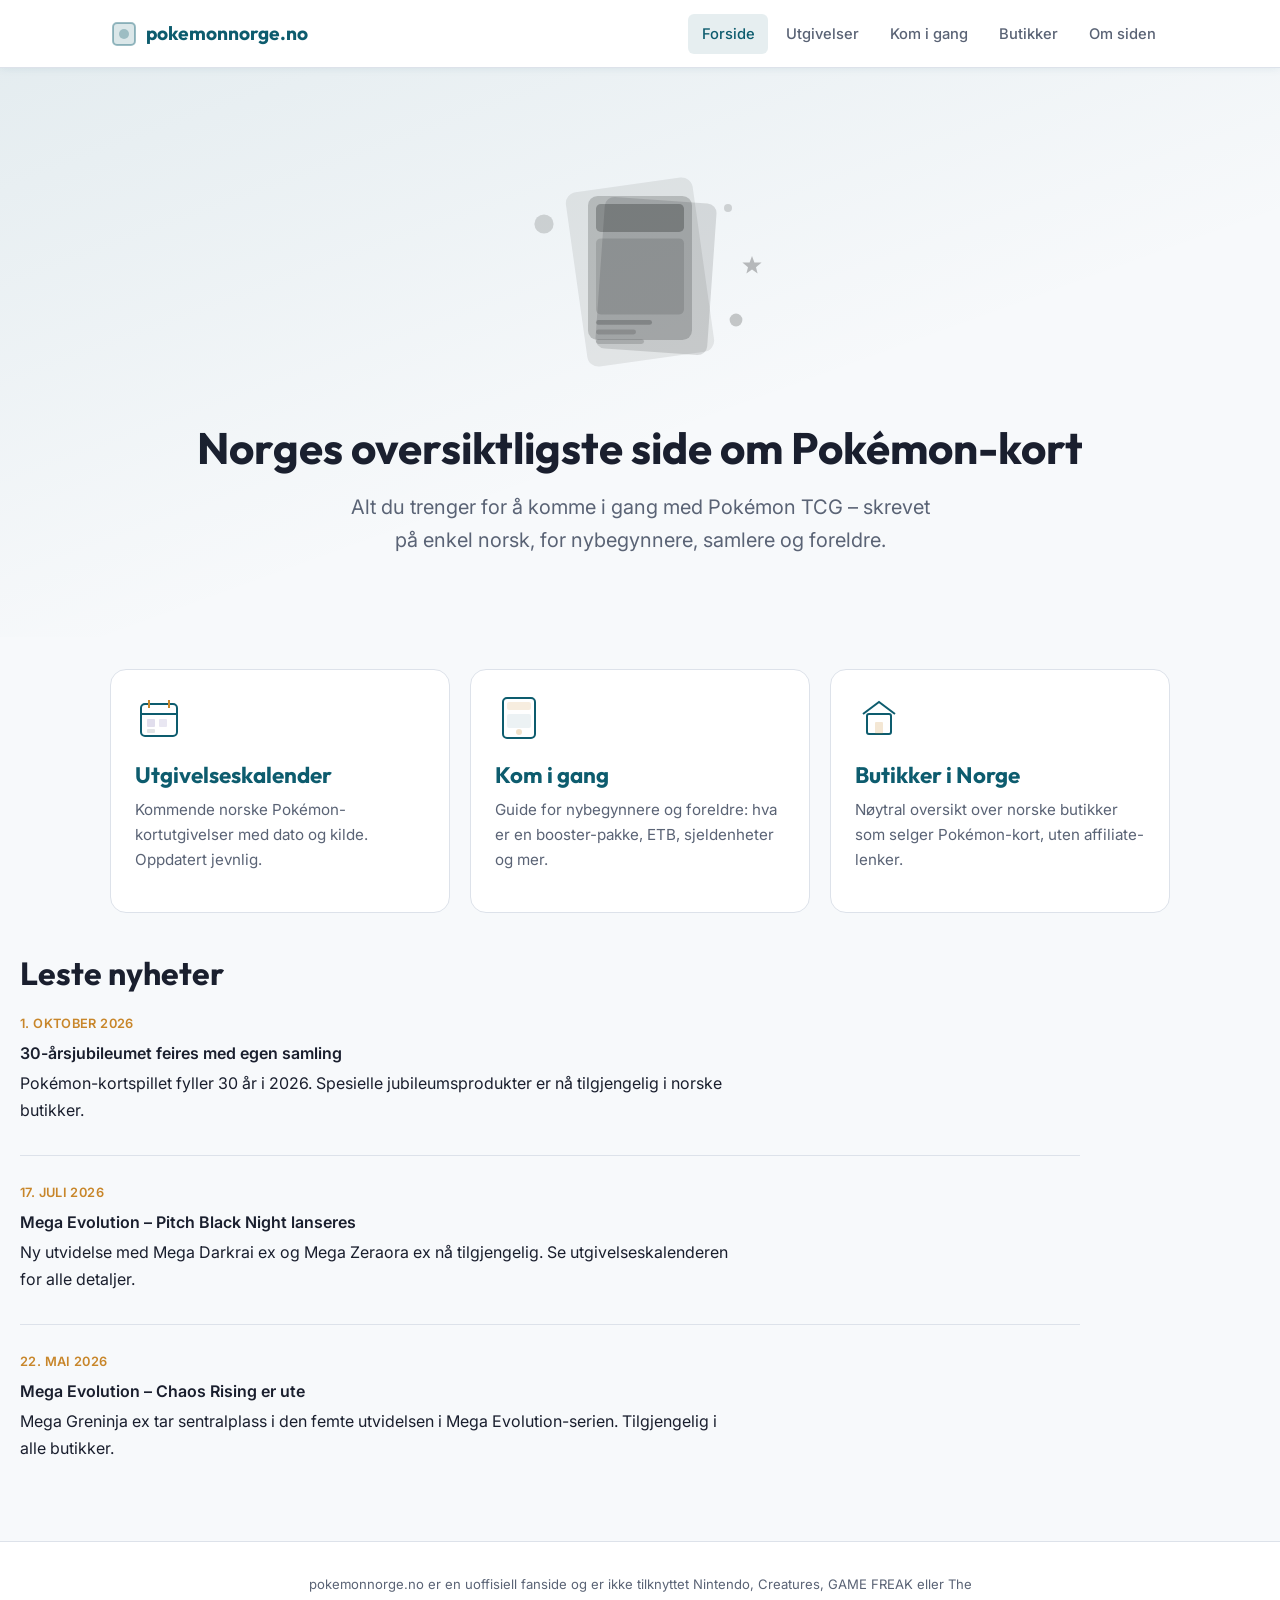
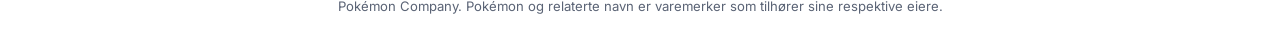
<file: index.html>
<!DOCTYPE html>
<html lang="nb">
<head>
  <meta charset="UTF-8">
  <meta name="viewport" content="width=device-width, initial-scale=1.0">
  <title>Pokémon-kort i Norge – pokemonnorge.no | Norges oversiktligste Pokémon TCG-side</title>
  <meta name="description" content="Norges mest oversiktlige norskspråklige side om Pokémon-kortspillet (TCG). Utgivelseskalender, nybegynnerguide og butikker i Norge – alt på norsk bokmål.">
  <link rel="canonical" href="https://pokemonnorge.no/">

  <!-- Open Graph -->
  <meta property="og:title" content="Pokémon-kort i Norge – pokemonnorge.no">
  <meta property="og:description" content="Norges mest oversiktlige norskspråklige side om Pokémon-kortspillet (TCG). Kalender, guide og butikker.">
  <meta property="og:type" content="website">
  <meta property="og:locale" content="nb_NO">
  <meta property="og:url" content="https://pokemonnorge.no/">
  <meta property="og:site_name" content="pokemonnorge.no">

  <!-- Fonter -->
  <link rel="preconnect" href="https://fonts.googleapis.com">
  <link rel="preconnect" href="https://fonts.gstatic.com" crossorigin>
  <link href="https://fonts.googleapis.com/css2?family=Inter:wght@400;500;600&family=Outfit:wght@500;700&family=JetBrains+Mono:wght@400&display=swap" rel="stylesheet">

  <!-- Styling -->
  <link rel="stylesheet" href="css/style.css">

  <!-- JSON-LD: Organization -->
  <script type="application/ld+json">
  {
    "@context": "https://schema.org",
    "@type": "Organization",
    "name": "pokemonnorge.no",
    "url": "https://pokemonnorge.no",
    "description": "Uoffisiell norsk fanside om Pokémon Trading Card Game.",
    "foundingDate": "2026"
  }
  </script>
</head>
<body>
  <a href="#main" class="skip-link">Hopp til hovedinnhold</a>

  <!-- Header -->
  <header class="site-header">
    <div class="header-inner">
      <a href="index.html" class="site-logo" aria-label="pokemonnorge.no – forside">
        <svg xmlns="http://www.w3.org/2000/svg" viewBox="0 0 28 28" fill="none" aria-hidden="true">
          <rect x="3" y="3" width="22" height="22" rx="4" fill="currentColor" opacity="0.15"/>
          <rect x="3" y="3" width="22" height="22" rx="4" stroke="currentColor" stroke-width="2" fill="none" opacity="0.4"/>
          <circle cx="14" cy="14" r="5" fill="currentColor" opacity="0.3"/>
        </svg>
        pokemonnorge.no
      </a>
      <button class="nav-toggle" aria-label="Åpne meny" aria-expanded="false" aria-controls="site-nav">
        <svg xmlns="http://www.w3.org/2000/svg" viewBox="0 0 24 24" fill="none" stroke="currentColor" stroke-width="2" stroke-linecap="round" aria-hidden="true">
          <line x1="4" y1="6" x2="20" y2="6"/>
          <line x1="4" y1="12" x2="20" y2="12"/>
          <line x1="4" y1="18" x2="20" y2="18"/>
        </svg>
      </button>
      <nav class="site-nav" id="site-nav" aria-label="Hovednavigasjon">
        <a href="index.html" aria-current="page">Forside</a>
        <a href="utgivelseskalender.html">Utgivelser</a>
        <a href="kom-i-gang.html">Kom i gang</a>
        <a href="butikker.html">Butikker</a>
        <a href="om-siden.html">Om siden</a>
      </nav>
    </div>
  </header>

  <!-- Hovedinnhold -->
  <main id="main">
    <!-- Hero -->
    <section class="hero">
      <div class="container">
        <img src="img/svg/hero-abstract.svg" alt="Abstrakte kortformer i blågrønne og gylne toner" class="hero-illustration" width="320" height="280">
        <h1>Norges oversiktligste side om Pokémon-kort</h1>
        <p class="subtitle">Alt du trenger for å komme i gang med Pokémon TCG – skrevet på enkel norsk, for nybegynnere, samlere og foreldre.</p>
      </div>
    </section>

    <!-- Fremhevede seksjoner -->
    <section class="container" aria-label="Hovedseksjoner">
      <div class="card-grid">
        <a href="utgivelseskalender.html" style="text-decoration:none; color:inherit; display:block;">
          <div class="card">
            <svg xmlns="http://www.w3.org/2000/svg" viewBox="0 0 48 48" fill="none" aria-hidden="true">
              <rect x="6" y="10" width="36" height="32" rx="4" stroke="currentColor" stroke-width="2" fill="none" style="color: var(--primary)"/>
              <line x1="6" y1="20" x2="42" y2="20" stroke="currentColor" stroke-width="2" style="color: var(--primary)"/>
              <line x1="14" y1="6" x2="14" y2="14" stroke="currentColor" stroke-width="2" style="color: var(--accent)"/>
              <line x1="34" y1="6" x2="34" y2="14" stroke="currentColor" stroke-width="2" style="color: var(--accent)"/>
              <rect x="12" y="25" width="8" height="8" rx="1" fill="currentColor" opacity="0.2" style="color: var(--highlight)"/>
              <rect x="24" y="25" width="8" height="8" rx="1" fill="currentColor" opacity="0.15" style="color: var(--highlight)"/>
              <rect x="12" y="35" width="8" height="4" rx="1" fill="currentColor" opacity="0.12" style="color: var(--text)"/>
            </svg>
            <h3>Utgivelseskalender</h3>
            <p>Kommende norske Pokémon-kortutgivelser med dato og kilde. Oppdatert jevnlig.</p>
          </div>
        </a>
        <a href="kom-i-gang.html" style="text-decoration:none; color:inherit; display:block;">
          <div class="card">
            <svg xmlns="http://www.w3.org/2000/svg" viewBox="0 0 48 48" fill="none" aria-hidden="true">
              <rect x="8" y="4" width="32" height="40" rx="4" stroke="currentColor" stroke-width="2" fill="none" style="color: var(--primary)"/>
              <rect x="12" y="8" width="24" height="8" rx="2" fill="currentColor" opacity="0.15" style="color: var(--accent)"/>
              <rect x="12" y="20" width="24" height="14" rx="2" fill="currentColor" opacity="0.08" style="color: var(--primary)"/>
              <circle cx="24" cy="38" r="3" fill="currentColor" opacity="0.25" style="color: var(--accent)"/>
            </svg>
            <h3>Kom i gang</h3>
            <p>Guide for nybegynnere og foreldre: hva er en booster-pakke, ETB, sjeldenheter og mer.</p>
          </div>
        </a>
        <a href="butikker.html" style="text-decoration:none; color:inherit; display:block;">
          <div class="card">
            <svg xmlns="http://www.w3.org/2000/svg" viewBox="0 0 48 48" fill="none" aria-hidden="true">
              <path d="M8 20 L24 8 L40 20" stroke="currentColor" stroke-width="2" fill="none" style="color: var(--primary)"/>
              <rect x="12" y="20" width="24" height="20" rx="2" stroke="currentColor" stroke-width="2" fill="none" style="color: var(--primary)"/>
              <rect x="20" y="28" width="8" height="12" rx="1" fill="currentColor" opacity="0.2" style="color: var(--accent)"/>
            </svg>
            <h3>Butikker i Norge</h3>
            <p>Nøytral oversikt over norske butikker som selger Pokémon-kort, uten affiliate-lenker.</p>
          </div>
        </a>
      </div>
    </section>

    <!-- Leste nyheter (plassholdere) -->
    <section class="container news-section" aria-labelledby="nyheter-heading">
      <h2 id="nyheter-heading">Leste nyheter</h2>
      <ul class="news-list">
        <li>
          <span class="news-date">1. oktober 2026</span>
          <p class="news-title">30-årsjubileumet feires med egen samling</p>
          <p>Pokémon-kortspillet fyller 30 år i 2026. Spesielle jubileumsprodukter er nå tilgjengelig i norske butikker.</p>
        </li>
        <li>
          <span class="news-date">17. juli 2026</span>
          <p class="news-title">Mega Evolution – Pitch Black Night lanseres</p>
          <p>Ny utvidelse med Mega Darkrai ex og Mega Zeraora ex nå tilgjengelig. Se utgivelseskalenderen for alle detaljer.</p>
        </li>
        <li>
          <span class="news-date">22. mai 2026</span>
          <p class="news-title">Mega Evolution – Chaos Rising er ute</p>
          <p>Mega Greninja ex tar sentralplass i den femte utvidelsen i Mega Evolution-serien. Tilgjengelig i alle butikker.</p>
        </li>
      </ul>
    </section>
  </main>

  <!-- Footer -->
  <footer class="site-footer">
    <p>
      pokemonnorge.no er en uoffisiell fanside og er ikke tilknyttet Nintendo, Creatures, GAME FREAK eller The Pokémon Company.
      Pokémon og relaterte navn er varemerker som tilhører sine respektive eiere.
    </p>
  </footer>

  <script src="js/main.js" defer></script>
</body>
</html>
</file>
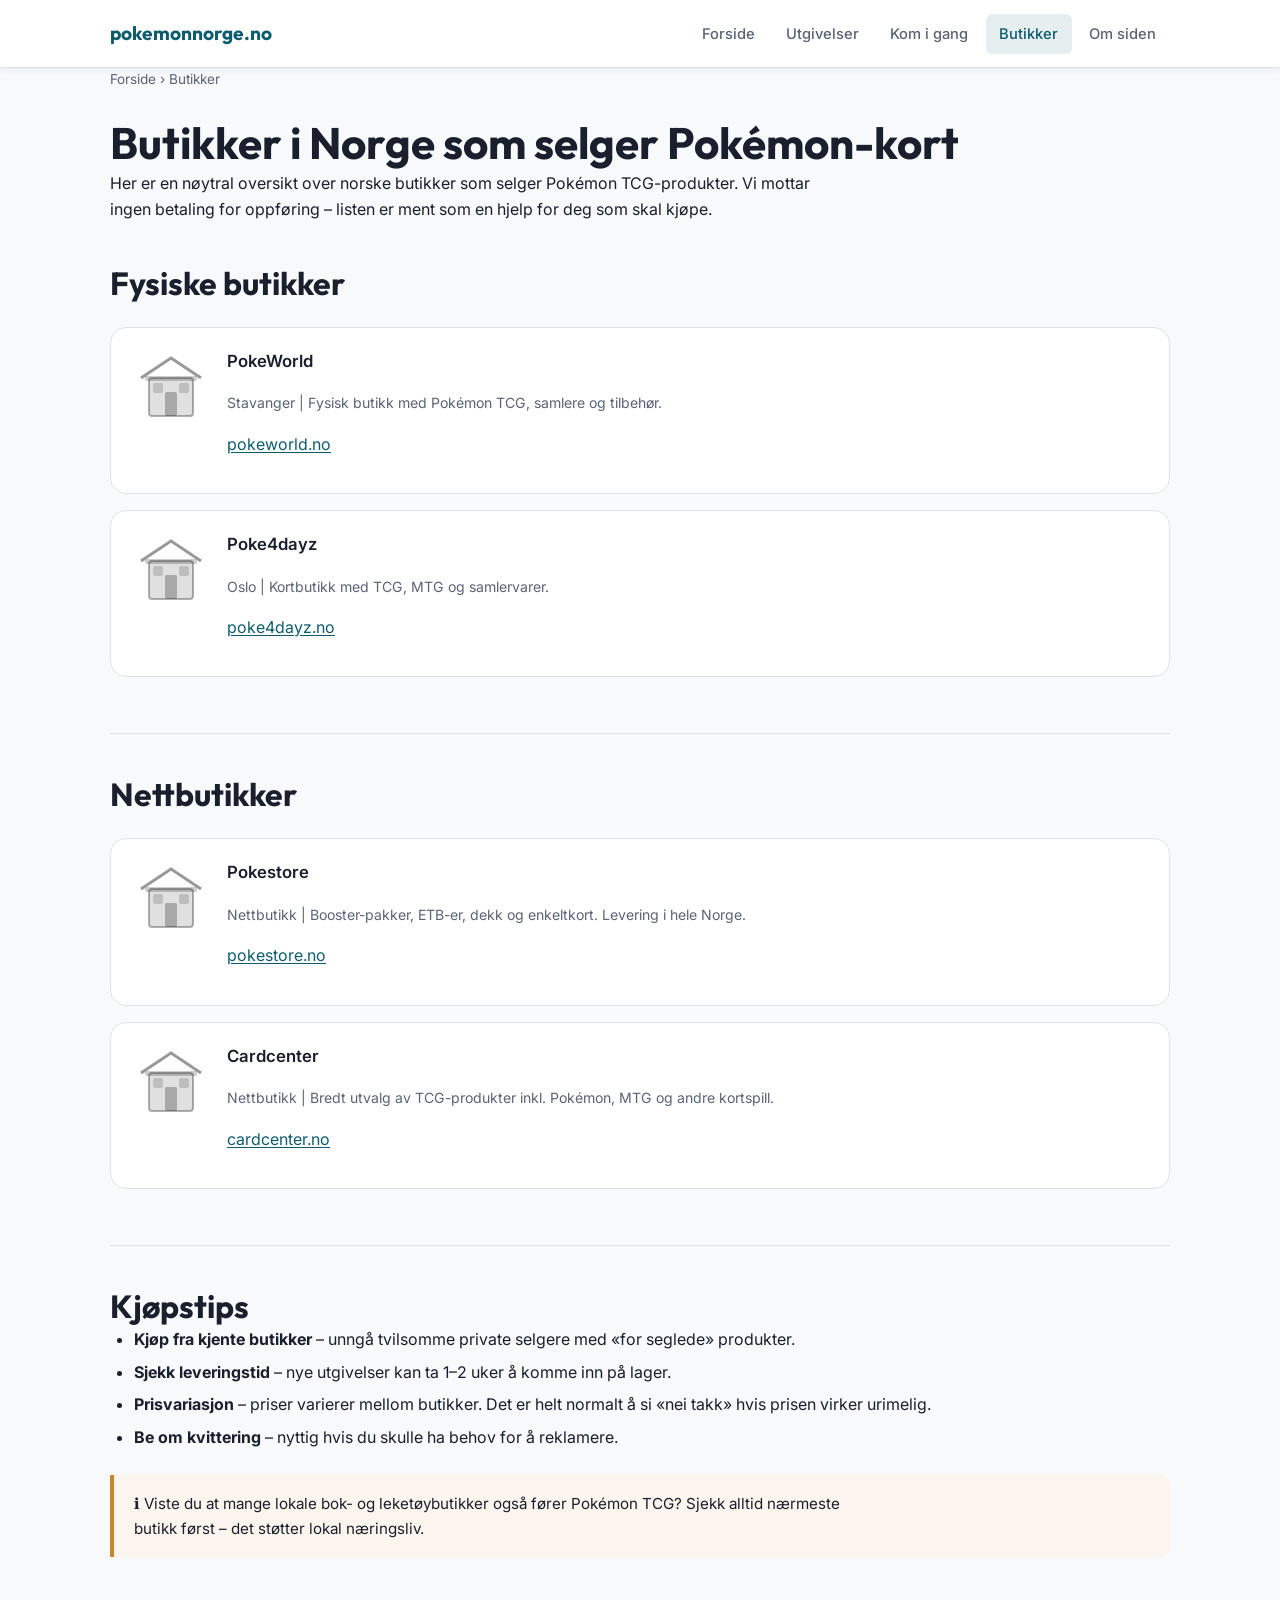
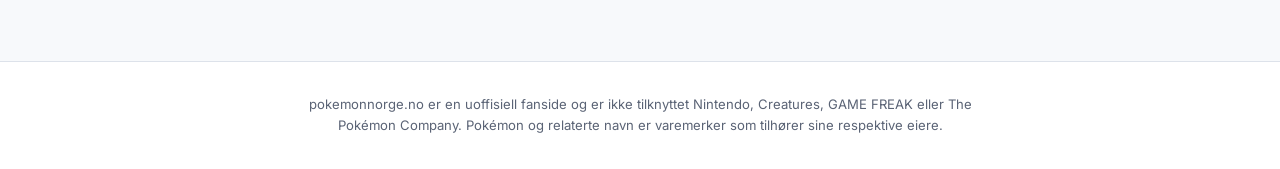
<file: butikker.html>
<!DOCTYPE html>
<html lang="nb">
<head>
<meta charset="UTF-8">
<meta name="viewport" content="width=device-width,initial-scale=1.0">
<title>Butikker i Norge – Pokemon TCG | pokemonnorge.no</title>
<meta name="description" content="Nøytral oversikt over norske butikker som selger Pokémon TCG. Fysiske og nettbutikker – uten affiliate-lenker.">
<link rel="canonical" href="https://pokemonnorge.no/butikker.html">
<meta property="og:title" content="Butikker i Norge – Pokemon TCG">
<meta property="og:description" content="Nøytral oversikt over norske butikker som selger Pokémon-kort.">
<meta property="og:type" content="website">
<meta property="og:locale" content="nb_NO">
<meta property="og:url" content="https://pokemonnorge.no/butikker.html">
<meta property="og:site_name" content="pokemonnorge.no">
<link rel="preconnect" href="https://fonts.googleapis.com">
<link rel="preconnect" href="https://fonts.gstatic.com" crossorigin>
<link href="https://fonts.googleapis.com/css2?family=Inter:wght@400;500;600&family=Outfit:wght@500;700&family=JetBrains+Mono:wght@400&display=swap" rel="stylesheet">
<link rel="stylesheet" href="css/style.css">
<script type="application/ld+json">{"@context":"https://schema.org","@type":"Organization","name":"pokemonnorge.no","url":"https://pokemonnorge.no","description":"Uoffisiell norsk fanside om Pokémon Trading Card Game.","foundingDate":"2026"}</script>
<script type="application/ld+json">{"@context":"https://schema.org","@type":"BreadcrumbList","itemListElement":[{"@type":"ListItem","position":1,"name":"Forside","item":"https://pokemonnorge.no/"},{"@type":"ListItem","position":2,"name":"Butikker","item":"https://pokemonnorge.no/butikker.html"}]}</script>
</head>
<body>
<a href="#main" class="skip-link">Hopp til hovedinnhold</a>
<header class="site-header"><div class="header-inner"><a href="index.html" class="site-logo">pokemonnorge.no</a><button class="nav-toggle" aria-label="Åpne meny" aria-expanded="false" aria-controls="site-nav"><svg xmlns="http://www.w3.org/2000/svg" viewBox="0 0 24 24" fill="none" stroke="currentColor" stroke-width="2" aria-hidden="true"><line x1="4" y1="6" x2="20" y2="6"/><line x1="4" y1="12" x2="20" y2="12"/><line x1="4" y1="18" x2="20" y2="18"/></svg></button><nav class="site-nav" id="site-nav" aria-label="Hovednavigasjon"><a href="index.html">Forside</a><a href="utgivelseskalender.html">Utgivelser</a><a href="kom-i-gang.html">Kom i gang</a><a href="butikker.html" aria-current="page">Butikker</a><a href="om-siden.html">Om siden</a></nav></div></header>
<main id="main" class="container">
<nav class="breadcrumbs" aria-label="Brødsmuler"><a href="index.html">Forside</a> › Butikker</nav>
<h1>Butikker i Norge som selger Pokémon-kort</h1>
<p>Her er en nøytral oversikt over norske butikker som selger Pokémon TCG-produkter. Vi mottar ingen betaling for oppføring – listen er ment som en hjelp for deg som skal kjøpe.</p>
<section class="content-section" aria-labelledby="fysiske">
<h2 id="fysiske">Fysiske butikker</h2>
<ul class="store-list">
<li><img src="img/svg/store-icon.svg" alt="" width="36" height="36" class="illustration-sm"><div><p class="store-name">PokeWorld</p><p class="store-meta">Stavanger | Fysisk butikk med Pokémon TCG, samlere og tilbehør.</p><p><a href="https://pokeworld.no" rel="noopener" target="_blank">pokeworld.no</a></p></div></li>
<li><img src="img/svg/store-icon.svg" alt="" width="36" height="36" class="illustration-sm"><div><p class="store-name">Poke4dayz</p><p class="store-meta">Oslo | Kortbutikk med TCG, MTG og samlervarer.</p><p><a href="https://poke4dayz.no" rel="noopener" target="_blank">poke4dayz.no</a></p></div></li>
</ul>
</section>
<section class="content-section" aria-labelledby="nettbutikker">
<h2 id="nettbutikker">Nettbutikker</h2>
<ul class="store-list">
<li><img src="img/svg/store-icon.svg" alt="" width="36" height="36" class="illustration-sm"><div><p class="store-name">Pokestore</p><p class="store-meta">Nettbutikk | Booster-pakker, ETB-er, dekk og enkeltkort. Levering i hele Norge.</p><p><a href="https://pokestore.no" rel="noopener" target="_blank">pokestore.no</a></p></div></li>
<li><img src="img/svg/store-icon.svg" alt="" width="36" height="36" class="illustration-sm"><div><p class="store-name">Cardcenter</p><p class="store-meta">Nettbutikk | Bredt utvalg av TCG-produkter inkl. Pokémon, MTG og andre kortspill.</p><p><a href="https://cardcenter.no" rel="noopener" target="_blank">cardcenter.no</a></p></div></li>
</ul>
</section>
<section class="content-section" aria-labelledby="tips">
<h2 id="tips">Kjøpstips</h2>
<ul>
<li><strong>Kjøp fra kjente butikker</strong> – unngå tvilsomme private selgere med «for seglede» produkter.</li>
<li><strong>Sjekk leveringstid</strong> – nye utgivelser kan ta 1–2 uker å komme inn på lager.</li>
<li><strong>Prisvariasjon</strong> – priser varierer mellom butikker. Det er helt normalt å si «nei takk» hvis prisen virker urimelig.</li>
<li><strong>Be om kvittering</strong> – nyttig hvis du skulle ha behov for å reklamere.</li>
</ul>
<div class="callout"><p>ℹ️ Viste du at mange lokale bok- og leketøybutikker også fører Pokémon TCG? Sjekk alltid nærmeste butikk først – det støtter lokal næringsliv.</p></div>
</section>
</main>
<footer class="site-footer"><p>pokemonnorge.no er en uoffisiell fanside og er ikke tilknyttet Nintendo, Creatures, GAME FREAK eller The Pokémon Company. Pokémon og relaterte navn er varemerker som tilhører sine respektive eiere.</p></footer>
<script src="js/main.js" defer></script>
</body>
</html>
</file>
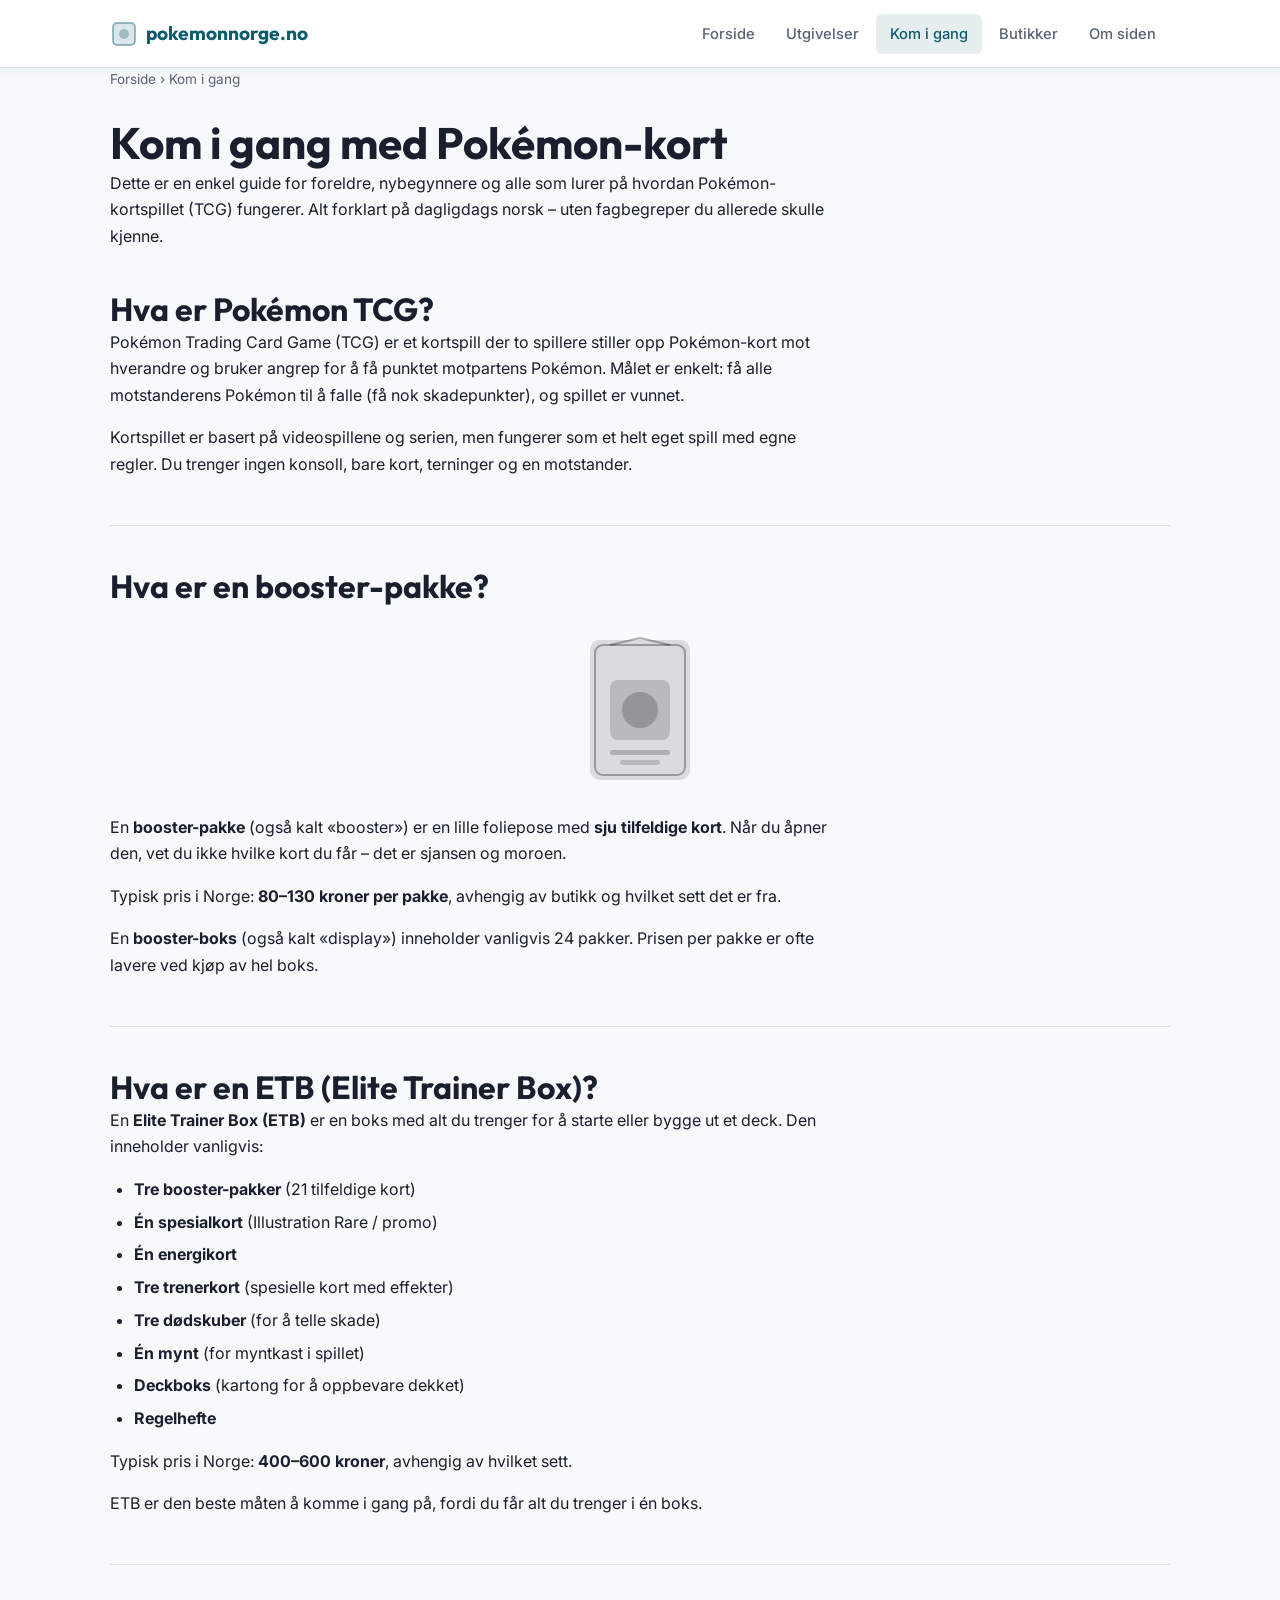
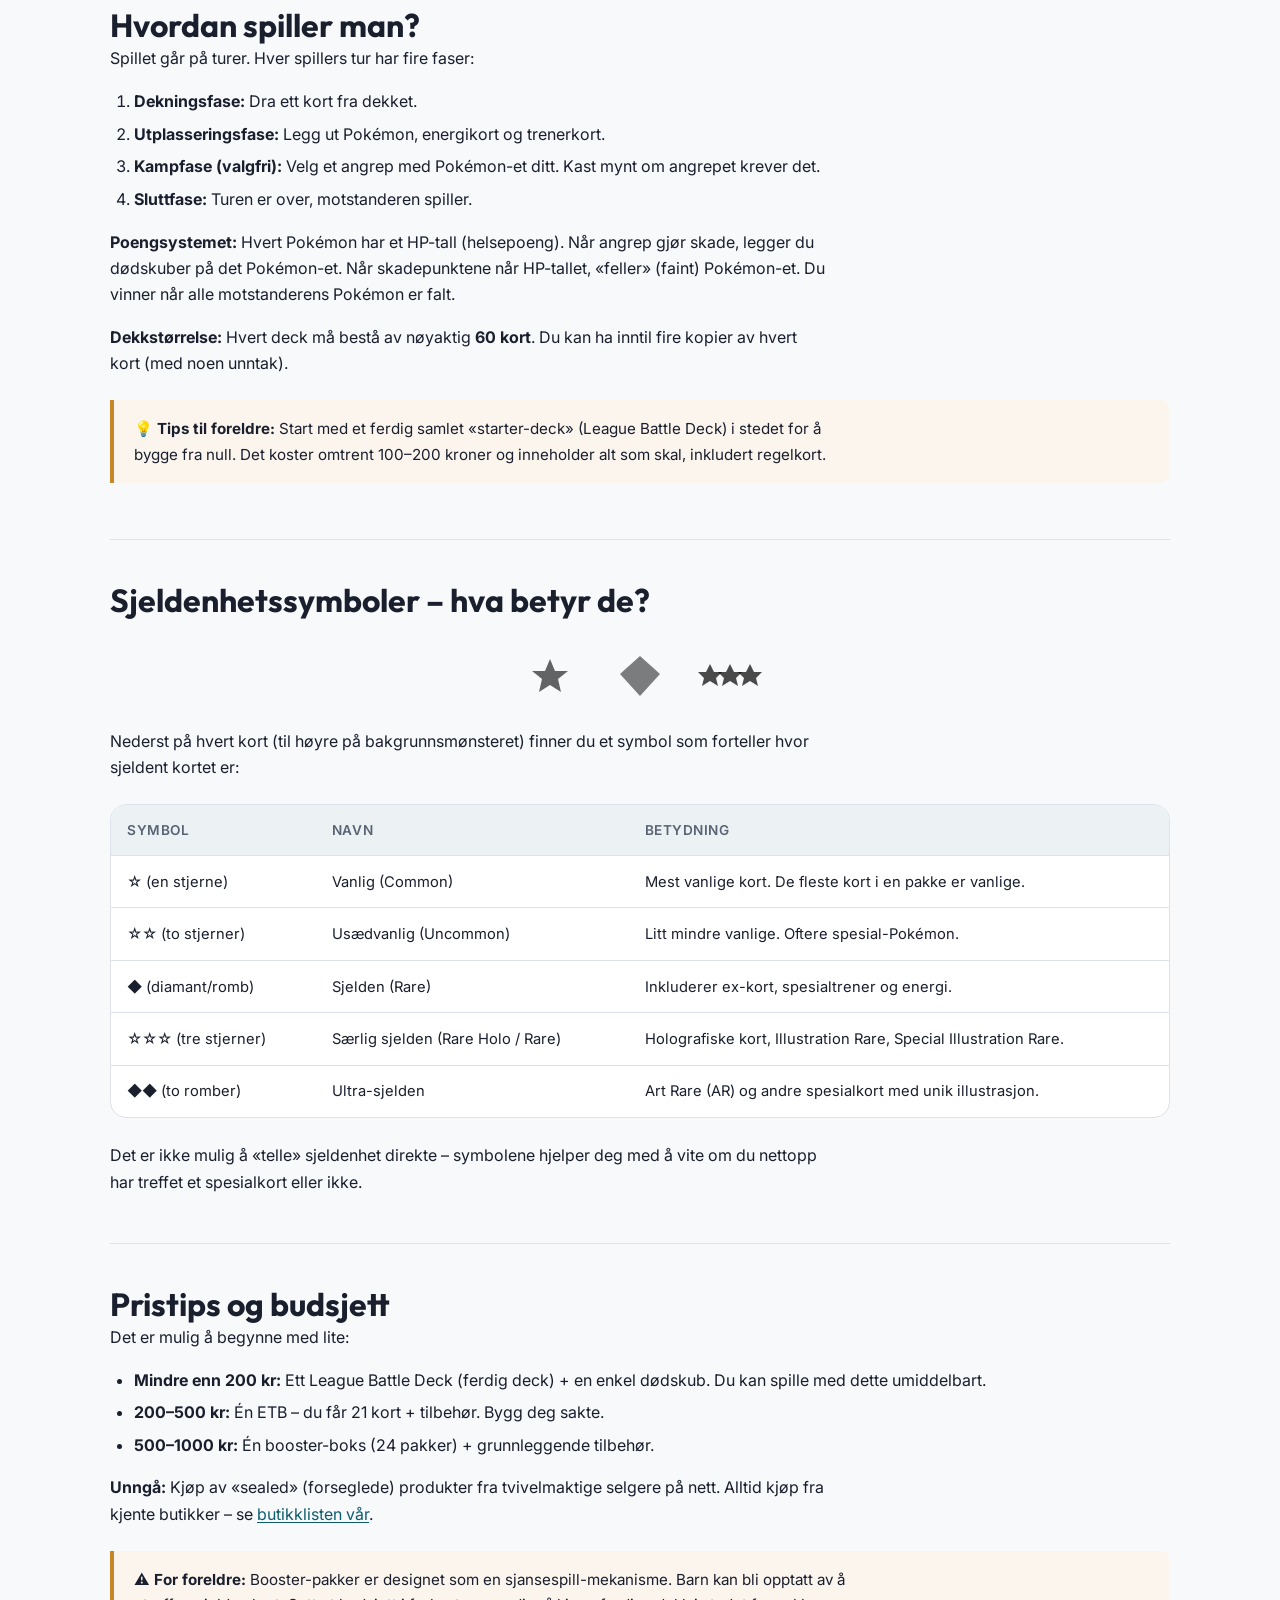
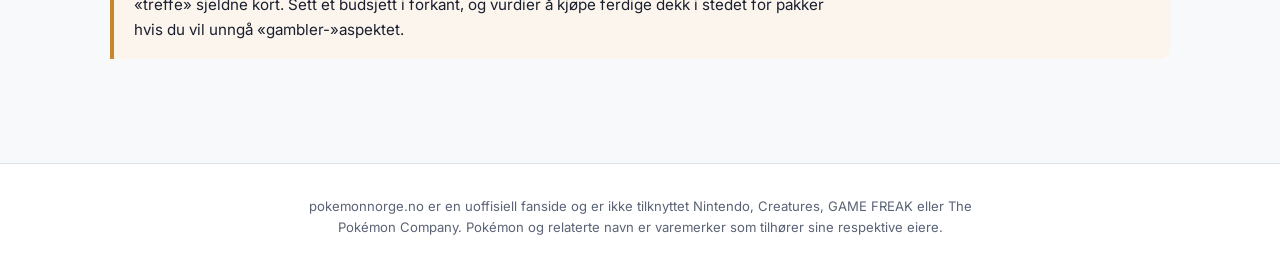
<file: kom-i-gang.html>
<!DOCTYPE html>
<html lang="nb">
<head>
  <meta charset="UTF-8">
  <meta name="viewport" content="width=device-width, initial-scale=1.0">
  <title>Kom i gang med Pokémon-kort – nybegynnerguide | pokemonnorge.no</title>
  <meta name="description" content="Guide for foreldre og nybegynnere: hva er en booster-pakke, ETB, hvordan spiller man, og hva betyr sjeldenhetssymbolene. Alt på enkelt norsk.">
  <link rel="canonical" href="https://pokemonnorge.no/kom-i-gang.html">

  <!-- Open Graph -->
  <meta property="og:title" content="Kom i gang med Pokémon-kort – nybegynnerguide">
  <meta property="og:description" content="Enkelt forklart for foreldre og nybegynnere: booster-pakker, ETB, spilleregler og sjeldenheter.">
  <meta property="og:type" content="website">
  <meta property="og:locale" content="nb_NO">
  <meta property="og:url" content="https://pokemonnorge.no/kom-i-gang.html">
  <meta property="og:site_name" content="pokemonnorge.no">

  <!-- Fonter -->
  <link rel="preconnect" href="https://fonts.googleapis.com">
  <link rel="preconnect" href="https://fonts.gstatic.com" crossorigin>
  <link href="https://fonts.googleapis.com/css2?family=Inter:wght@400;500;600&family=Outfit:wght@500;700&family=JetBrains+Mono:wght@400&display=swap" rel="stylesheet">

  <!-- Styling -->
  <link rel="stylesheet" href="css/style.css">

  <!-- JSON-LD -->
  <script type="application/ld+json">
  {
    "@context": "https://schema.org",
    "@type": "Organization",
    "name": "pokemonnorge.no",
    "url": "https://pokemonnorge.no",
    "description": "Uoffisiell norsk fanside om Pokémon Trading Card Game.",
    "foundingDate": "2026"
  }
  </script>
  <script type="application/ld+json">
  {
    "@context": "https://schema.org",
    "@type": "BreadcrumbList",
    "itemListElement": [
      { "@type": "ListItem", "position": 1, "name": "Forside", "item": "https://pokemonnorge.no/" },
      { "@type": "ListItem", "position": 2, "name": "Kom i gang", "item": "https://pokemonnorge.no/kom-i-gang.html" }
    ]
  }
  </script>
</head>
<body>
  <a href="#main" class="skip-link">Hopp til hovedinnhold</a>

  <header class="site-header">
    <div class="header-inner">
      <a href="index.html" class="site-logo" aria-label="pokemonnorge.no – forside">
        <svg xmlns="http://www.w3.org/2000/svg" viewBox="0 0 28 28" fill="none" aria-hidden="true">
          <rect x="3" y="3" width="22" height="22" rx="4" fill="currentColor" opacity="0.15"/>
          <rect x="3" y="3" width="22" height="22" rx="4" stroke="currentColor" stroke-width="2" fill="none" opacity="0.4"/>
          <circle cx="14" cy="14" r="5" fill="currentColor" opacity="0.3"/>
        </svg>
        pokemonnorge.no
      </a>
      <button class="nav-toggle" aria-label="Åpne meny" aria-expanded="false" aria-controls="site-nav">
        <svg xmlns="http://www.w3.org/2000/svg" viewBox="0 0 24 24" fill="none" stroke="currentColor" stroke-width="2" stroke-linecap="round" aria-hidden="true">
          <line x1="4" y1="6" x2="20" y2="6"/>
          <line x1="4" y1="12" x2="20" y2="12"/>
          <line x1="4" y1="18" x2="20" y2="18"/>
        </svg>
      </button>
      <nav class="site-nav" id="site-nav" aria-label="Hovednavigasjon">
        <a href="index.html">Forside</a>
        <a href="utgivelseskalender.html">Utgivelser</a>
        <a href="kom-i-gang.html" aria-current="page">Kom i gang</a>
        <a href="butikker.html">Butikker</a>
        <a href="om-siden.html">Om siden</a>
      </nav>
    </div>
  </header>

  <main id="main" class="container">
    <nav class="breadcrumbs" aria-label="Brødsmuler">
      <a href="index.html">Forside</a> › Kom i gang
    </nav>

    <h1>Kom i gang med Pokémon-kort</h1>
    <p>Dette er en enkel guide for foreldre, nybegynnere og alle som lurer på hvordan Pokémon-kortspillet (TCG) fungerer. Alt forklart på dagligdags norsk – uten fagbegreper du allerede skulle kjenne.</p>

    <!-- Hva er TCG -->
    <section class="content-section" aria-labelledby="tcg-heading">
      <h2 id="tcg-heading">Hva er Pokémon TCG?</h2>
      <p>Pokémon Trading Card Game (TCG) er et kortspill der to spillere stiller opp Pokémon-kort mot hverandre og bruker angrep for å få punktet motpartens Pokémon. Målet er enkelt: få alle motstanderens Pokémon til å falle (få nok skadepunkter), og spillet er vunnet.</p>
      <p>Kortspillet er basert på videospillene og serien, men fungerer som et helt eget spill med egne regler. Du trenger ingen konsoll, bare kort, terninger og en motstander.</p>
    </section>

    <!-- Booster-pakke -->
    <section class="content-section" aria-labelledby="booster-heading">
      <h2 id="booster-heading">Hva er en booster-pakke?</h2>
      <img src="img/svg/booster-pack.svg" alt="Abstrakt illustrasjon av en booster-pakke" class="illustration" width="120" height="160">
      <p>En <strong>booster-pakke</strong> (også kalt «booster») er en lille foliepose med <strong>sju tilfeldige kort</strong>. Når du åpner den, vet du ikke hvilke kort du får – det er sjansen og moroen.</p>
      <p>Typisk pris i Norge: <strong>80–130 kroner per pakke</strong>, avhengig av butikk og hvilket sett det er fra.</p>
      <p>En <strong>booster-boks</strong> (også kalt «display») inneholder vanligvis 24 pakker. Prisen per pakke er ofte lavere ved kjøp av hel boks.</p>
    </section>

    <!-- ETB -->
    <section class="content-section" aria-labelledby="etb-heading">
      <h2 id="etb-heading">Hva er en ETB (Elite Trainer Box)?</h2>
      <p>En <strong>Elite Trainer Box (ETB)</strong> er en boks med alt du trenger for å starte eller bygge ut et deck. Den inneholder vanligvis:</p>
      <ul>
        <li><strong>Tre booster-pakker</strong> (21 tilfeldige kort)</li>
        <li><strong>Én spesialkort</strong> (Illustration Rare / promo)</li>
        <li><strong>Én energikort</strong></li>
        <li><strong>Tre trenerkort</strong> (spesielle kort med effekter)</li>
        <li><strong>Tre dødskuber</strong> (for å telle skade)</li>
        <li><strong>Én mynt</strong> (for myntkast i spillet)</li>
        <li><strong>Deckboks</strong> (kartong for å oppbevare dekket)</li>
        <li><strong>Regelhefte</strong></li>
      </ul>
      <p>Typisk pris i Norge: <strong>400–600 kroner</strong>, avhengig av hvilket sett.</p>
      <p>ETB er den beste måten å komme i gang på, fordi du får alt du trenger i én boks.</p>
    </section>

    <!-- Hvordan spiller man -->
    <section class="content-section" aria-labelledby="spill-heading">
      <h2 id="spill-heading">Hvordan spiller man?</h2>
      <p>Spillet går på turer. Hver spillers tur har fire faser:</p>
      <ol>
        <li><strong>Dekningsfase:</strong> Dra ett kort fra dekket.</li>
        <li><strong>Utplasseringsfase:</strong> Legg ut Pokémon, energikort og trenerkort.</li>
        <li><strong>Kampfase (valgfri):</strong> Velg et angrep med Pokémon-et ditt. Kast mynt om angrepet krever det.</li>
        <li><strong>Sluttfase:</strong> Turen er over, motstanderen spiller.</li>
      </ol>
      <p><strong>Poengsystemet:</strong> Hvert Pokémon har et HP-tall (helsepoeng). Når angrep gjør skade, legger du dødskuber på det Pokémon-et. Når skadepunktene når HP-tallet, «feller» (faint) Pokémon-et. Du vinner når alle motstanderens Pokémon er falt.</p>
      <p><strong>Dekkstørrelse:</strong> Hvert deck må bestå av nøyaktig <strong>60 kort</strong>. Du kan ha inntil fire kopier av hvert kort (med noen unntak).</p>
      <div class="callout">
        <p>💡 <strong>Tips til foreldre:</strong> Start med et ferdig samlet «starter-deck» (League Battle Deck) i stedet for å bygge fra null. Det koster omtrent 100–200 kroner og inneholder alt som skal, inkludert regelkort.</p>
      </div>
    </section>

    <!-- Sjeldenhetssymboler -->
    <section class="content-section" aria-labelledby="rarity-heading">
      <h2 id="rarity-heading">Sjeldenhetssymboler – hva betyr de?</h2>
      <img src="img/svg/rarity-icons.svg" alt="Tre sjeldenhetssymboler: stjerne, diamant og tre stjerner" class="illustration" width="240" height="60">
      <p>Nederst på hvert kort (til høyre på bakgrunnsmønsteret) finner du et symbol som forteller hvor sjeldent kortet er:</p>

      <div class="table-wrapper" role="region" aria-label="Tabell over sjeldenhetssymboler" tabindex="0">
        <table>
          <thead>
            <tr>
              <th scope="col">Symbol</th>
              <th scope="col">Navn</th>
              <th scope="col">Betydning</th>
            </tr>
          </thead>
          <tbody>
            <tr>
              <td>☆ (en stjerne)</td>
              <td>Vanlig (Common)</td>
              <td>Mest vanlige kort. De fleste kort i en pakke er vanlige.</td>
            </tr>
            <tr>
              <td>☆☆ (to stjerner)</td>
              <td>Usædvanlig (Uncommon)</td>
              <td>Litt mindre vanlige. Oftere spesial-Pokémon.</td>
            </tr>
            <tr>
              <td>◆ (diamant/romb)</td>
              <td>Sjelden (Rare)</td>
              <td>Inkluderer ex-kort, spesialtrener og energi.</td>
            </tr>
            <tr>
              <td>☆☆☆ (tre stjerner)</td>
              <td>Særlig sjelden (Rare Holo / Rare)</td>
              <td>Holografiske kort, Illustration Rare, Special Illustration Rare.</td>
            </tr>
            <tr>
              <td>◆◆ (to romber)</td>
              <td>Ultra-sjelden</td>
              <td>Art Rare (AR) og andre spesialkort med unik illustrasjon.</td>
            </tr>
          </tbody>
        </table>
      </div>

      <p>Det er ikke mulig å «telle» sjeldenhet direkte – symbolene hjelper deg med å vite om du nettopp har treffet et spesialkort eller ikke.</p>
    </section>

    <!-- Pristips -->
    <section class="content-section" aria-labelledby="pris-heading">
      <h2 id="pris-heading">Pristips og budsjett</h2>
      <p>Det er mulig å begynne med lite:</p>
      <ul>
        <li><strong>Mindre enn 200 kr:</strong> Ett League Battle Deck (ferdig deck) + en enkel dødskub. Du kan spille med dette umiddelbart.</li>
        <li><strong>200–500 kr:</strong> Én ETB – du får 21 kort + tilbehør. Bygg deg sakte.</li>
        <li><strong>500–1000 kr:</strong> Én booster-boks (24 pakker) + grunnleggende tilbehør.</li>
      </ul>
      <p><strong>Unngå:</strong> Kjøp av «sealed» (forseglede) produkter fra tvivelmaktige selgere på nett. Alltid kjøp fra kjente butikker – se <a href="butikker.html">butikklisten vår</a>.</p>
      <div class="callout">
        <p>⚠️ <strong>For foreldre:</strong> Booster-pakker er designet som en sjansespill-mekanisme. Barn kan bli opptatt av å «treffe» sjeldne kort. Sett et budsjett i forkant, og vurdier å kjøpe ferdige dekk i stedet for pakker hvis du vil unngå «gambler-»aspektet.</p>
      </div>
    </section>
  </main>

  <footer class="site-footer">
    <p>
      pokemonnorge.no er en uoffisiell fanside og er ikke tilknyttet Nintendo, Creatures, GAME FREAK eller The Pokémon Company.
      Pokémon og relaterte navn er varemerker som tilhører sine respektive eiere.
    </p>
  </footer>

  <script src="js/main.js" defer></script>
</body>
</html>
</file>
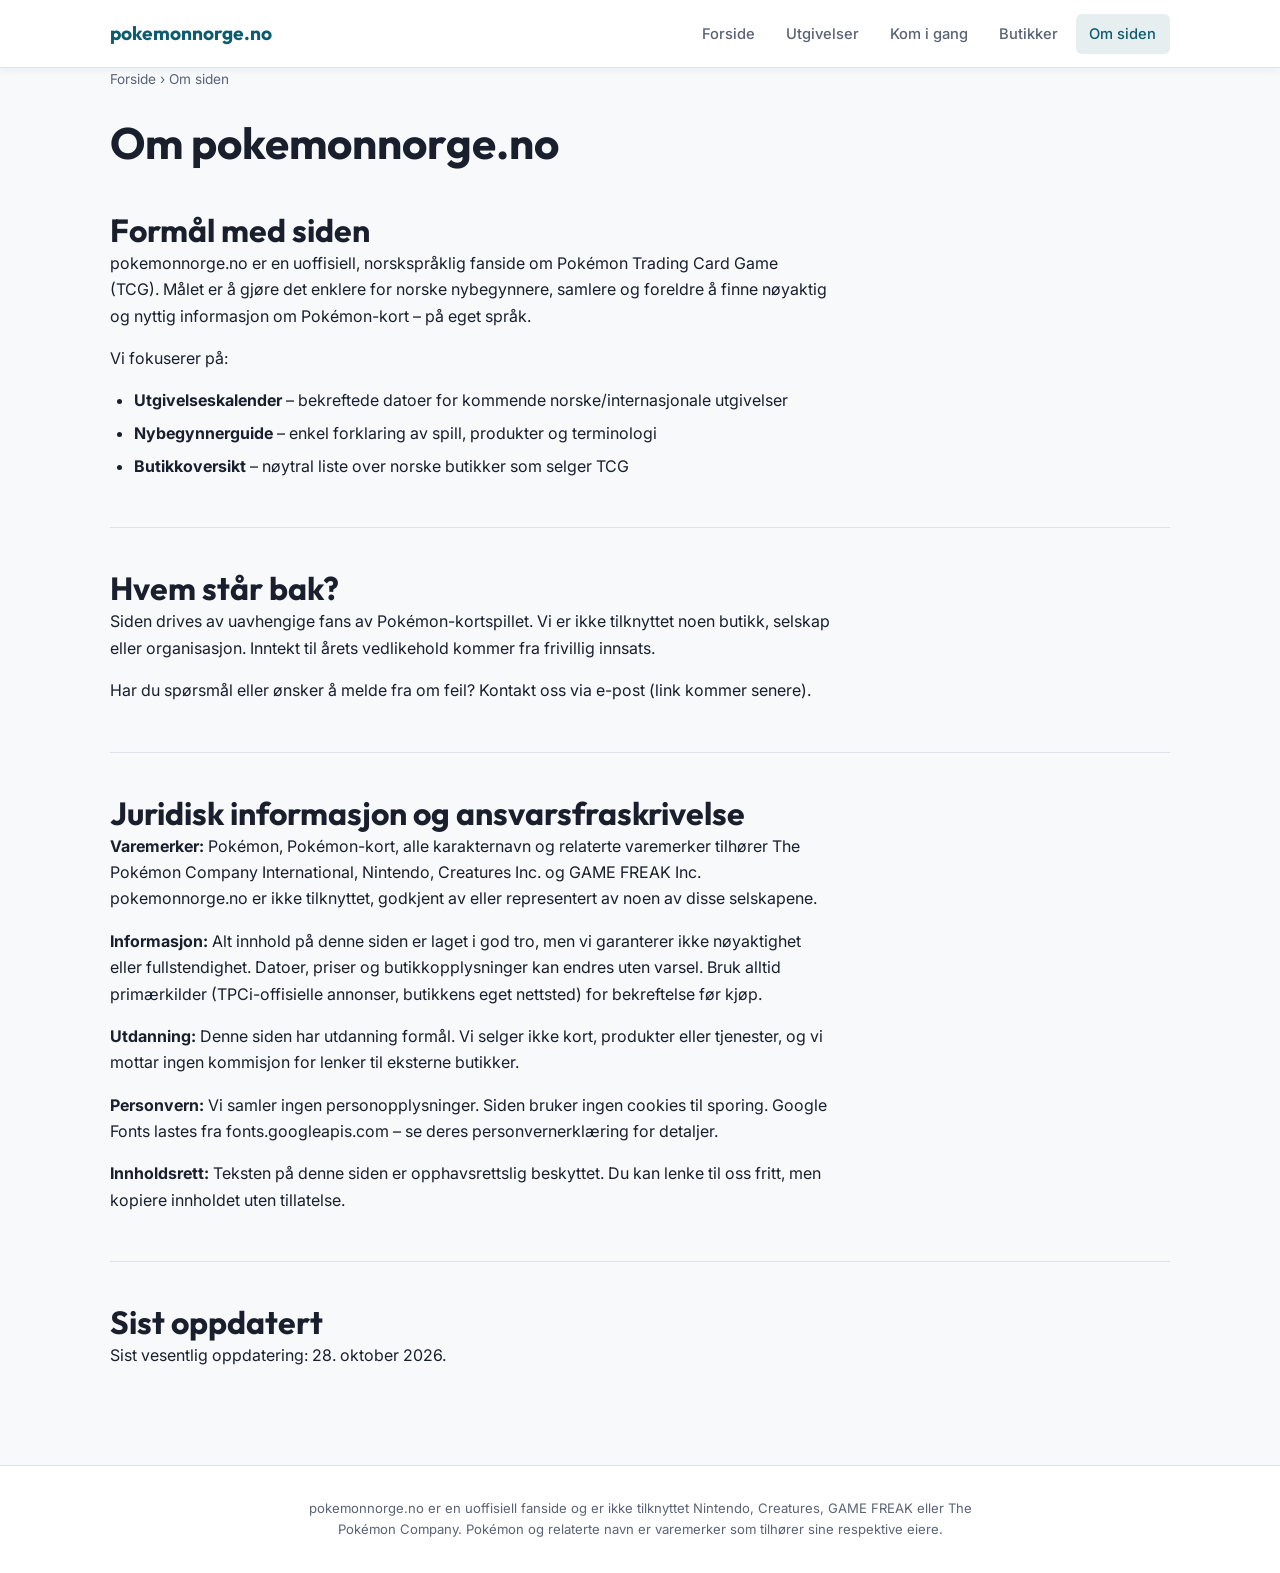
<file: om-siden.html>
<!DOCTYPE html>
<html lang="nb">
<head>
<meta charset="UTF-8">
<meta name="viewport" content="width=device-width,initial-scale=1.0">
<title>Om siden – pokemonnorge.no | Uoffisiell norsk Pokémon TCG-fanside</title>
<meta name="description" content="Lær mer om pokemonnorge.no – en uoffisiell norsk fanside om Pokémon TCG. Hvem vi er, hva vi gjør, og juridisk informasjon.">
<link rel="canonical" href="https://pokemonnorge.no/om-siden.html">
<meta property="og:title" content="Om siden – pokemonnorge.no">
<meta property="og:description" content="Uoffisiell norsk fanside om Pokémon Trading Card Game.">
<meta property="og:type" content="website">
<meta property="og:locale" content="nb_NO">
<meta property="og:url" content="https://pokemonnorge.no/om-siden.html">
<meta property="og:site_name" content="pokemonnorge.no">
<link rel="preconnect" href="https://fonts.googleapis.com">
<link rel="preconnect" href="https://fonts.gstatic.com" crossorigin>
<link href="https://fonts.googleapis.com/css2?family=Inter:wght@400;500;600&family=Outfit:wght@500;700&family=JetBrains+Mono:wght@400&display=swap" rel="stylesheet">
<link rel="stylesheet" href="css/style.css">
<script type="application/ld+json">{"@context":"https://schema.org","@type":"Organization","name":"pokemonnorge.no","url":"https://pokemonnorge.no","description":"Uoffisiell norsk fanside om Pokémon Trading Card Game.","foundingDate":"2026"}</script>
<script type="application/ld+json">{"@context":"https://schema.org","@type":"BreadcrumbList","itemListElement":[{"@type":"ListItem","position":1,"name":"Forside","item":"https://pokemonnorge.no/"},{"@type":"ListItem","position":2,"name":"Om siden","item":"https://pokemonnorge.no/om-siden.html"}]}</script>
</head>
<body>
<a href="#main" class="skip-link">Hopp til hovedinnhold</a>
<header class="site-header"><div class="header-inner"><a href="index.html" class="site-logo">pokemonnorge.no</a><button class="nav-toggle" aria-label="Åpne meny" aria-expanded="false" aria-controls="site-nav"><svg xmlns="http://www.w3.org/2000/svg" viewBox="0 0 24 24" fill="none" stroke="currentColor" stroke-width="2" aria-hidden="true"><line x1="4" y1="6" x2="20" y2="6"/><line x1="4" y1="12" x2="20" y2="12"/><line x1="4" y1="18" x2="20" y2="18"/></svg></button><nav class="site-nav" id="site-nav" aria-label="Hovednavigasjon"><a href="index.html">Forside</a><a href="utgivelseskalender.html">Utgivelser</a><a href="kom-i-gang.html">Kom i gang</a><a href="butikker.html">Butikker</a><a href="om-siden.html" aria-current="page">Om siden</a></nav></div></header>
<main id="main" class="container">
<nav class="breadcrumbs" aria-label="Brødsmuler"><a href="index.html">Forside</a> › Om siden</nav>
<h1>Om pokemonnorge.no</h1>
<section class="content-section" aria-labelledby="formal">
<h2 id="formal">Formål med siden</h2>
<p>pokemonnorge.no er en uoffisiell, norskspråklig fanside om Pokémon Trading Card Game (TCG). Målet er å gjøre det enklere for norske nybegynnere, samlere og foreldre å finne nøyaktig og nyttig informasjon om Pokémon-kort – på eget språk.</p>
<p>Vi fokuserer på:</p>
<ul>
<li><strong>Utgivelseskalender</strong> – bekreftede datoer for kommende norske/internasjonale utgivelser</li>
<li><strong>Nybegynnerguide</strong> – enkel forklaring av spill, produkter og terminologi</li>
<li><strong>Butikkoversikt</strong> – nøytral liste over norske butikker som selger TCG</li>
</ul>
</section>
<section class="content-section" aria-labelledby="hvem">
<h2 id="hvem">Hvem står bak?</h2>
<p>Siden drives av uavhengige fans av Pokémon-kortspillet. Vi er ikke tilknyttet noen butikk, selskap eller organisasjon. Inntekt til årets vedlikehold kommer fra frivillig innsats.</p>
<p>Har du spørsmål eller ønsker å melde fra om feil? Kontakt oss via e-post (link kommer senere).</p>
</section>
<section class="content-section" aria-labelledby="juridisk">
<h2 id="juridisk">Juridisk informasjon og ansvarsfraskrivelse</h2>
<p><strong>Varemerker:</strong> Pokémon, Pokémon-kort, alle karakternavn og relaterte varemerker tilhører The Pokémon Company International, Nintendo, Creatures Inc. og GAME FREAK Inc. pokemonnorge.no er ikke tilknyttet, godkjent av eller representert av noen av disse selskapene.</p>
<p><strong>Informasjon:</strong> Alt innhold på denne siden er laget i god tro, men vi garanterer ikke nøyaktighet eller fullstendighet. Datoer, priser og butikkopplysninger kan endres uten varsel. Bruk alltid primærkilder (TPCi-offisielle annonser, butikkens eget nettsted) for bekreftelse før kjøp.</p>
<p><strong>Utdanning:</strong> Denne siden har utdanning formål. Vi selger ikke kort, produkter eller tjenester, og vi mottar ingen kommisjon for lenker til eksterne butikker.</p>
<p><strong>Personvern:</strong> Vi samler ingen personopplysninger. Siden bruker ingen cookies til sporing. Google Fonts lastes fra fonts.googleapis.com – se deres personvernerklæring for detaljer.</p>
<p><strong>Innholdsrett:</strong> Teksten på denne siden er opphavsrettslig beskyttet. Du kan lenke til oss fritt, men kopiere innholdet uten tillatelse.</p>
</section>
<section class="content-section" aria-labelledby="oppdatering">
<h2 id="oppdatering">Sist oppdatert</h2>
<p>Sist vesentlig oppdatering: 28. oktober 2026.</p>
</section>
</main>
<footer class="site-footer"><p>pokemonnorge.no er en uoffisiell fanside og er ikke tilknyttet Nintendo, Creatures, GAME FREAK eller The Pokémon Company. Pokémon og relaterte navn er varemerker som tilhører sine respektive eiere.</p></footer>
<script src="js/main.js" defer></script>
</body>
</html>
</file>
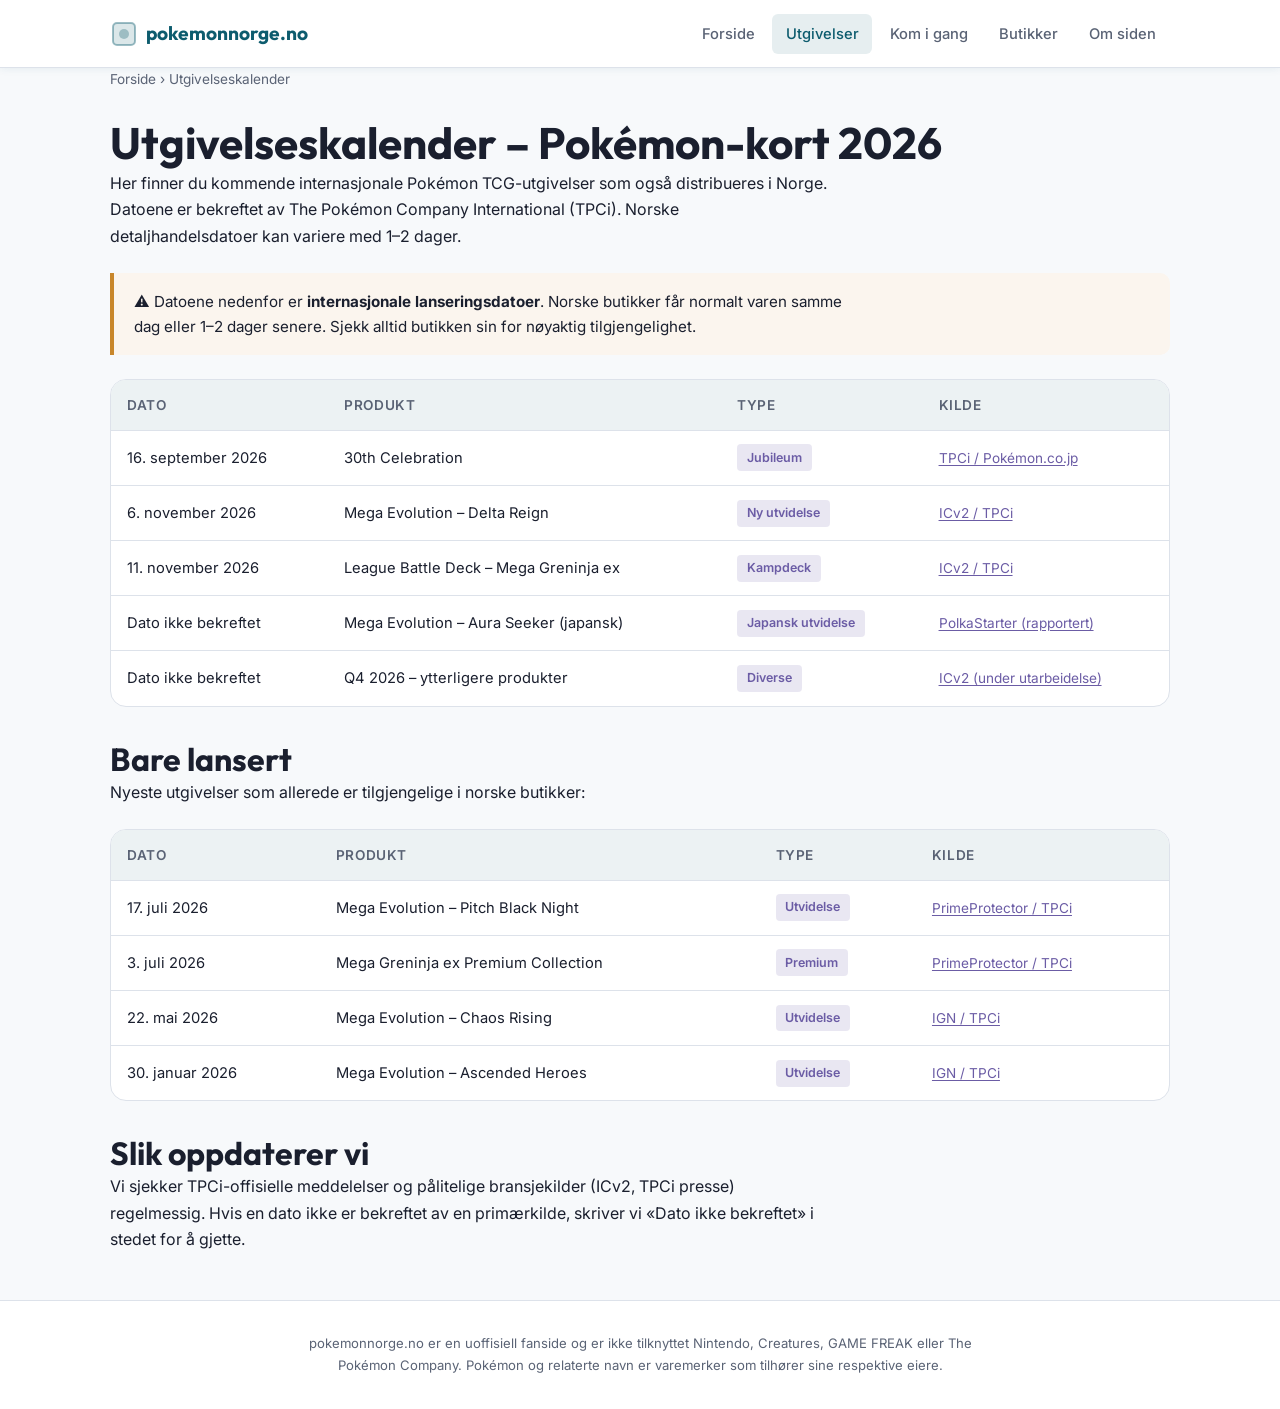
<file: utgivelseskalender.html>
<!DOCTYPE html>
<html lang="nb">
<head>
  <meta charset="UTF-8">
  <meta name="viewport" content="width=device-width, initial-scale=1.0">
  <title>Utgivelseskalender – Pokémon-kort 2026 | pokemonnorge.no</title>
  <meta name="description" content="Kommende norske Pokémon TCG-utgivelser 2026 med bekreftede datoer og kilder. Se hva som kommer neste.">
  <link rel="canonical" href="https://pokemonnorge.no/utgivelseskalender.html">

  <!-- Open Graph -->
  <meta property="og:title" content="Utgivelseskalender – Pokémon-kort 2026">
  <meta property="og:description" content="Kommende norske Pokémon TCG-utgivelser med bekreftede datoer.">
  <meta property="og:type" content="website">
  <meta property="og:locale" content="nb_NO">
  <meta property="og:url" content="https://pokemonnorge.no/utgivelseskalender.html">
  <meta property="og:site_name" content="pokemonnorge.no">

  <!-- Fonter -->
  <link rel="preconnect" href="https://fonts.googleapis.com">
  <link rel="preconnect" href="https://fonts.gstatic.com" crossorigin>
  <link href="https://fonts.googleapis.com/css2?family=Inter:wght@400;500;600&family=Outfit:wght@500;700&family=JetBrains+Mono:wght@400&display=swap" rel="stylesheet">

  <!-- Styling -->
  <link rel="stylesheet" href="css/style.css">

  <!-- JSON-LD: Organization + BreadcrumbList -->
  <script type="application/ld+json">
  {
    "@context": "https://schema.org",
    "@type": "Organization",
    "name": "pokemonnorge.no",
    "url": "https://pokemonnorge.no",
    "description": "Uoffisiell norsk fanside om Pokémon Trading Card Game.",
    "foundingDate": "2026"
  }
  </script>
  <script type="application/ld+json">
  {
    "@context": "https://schema.org",
    "@type": "BreadcrumbList",
    "itemListElement": [
      { "@type": "ListItem", "position": 1, "name": "Forside", "item": "https://pokemonnorge.no/" },
      { "@type": "ListItem", "position": 2, "name": "Utgivelseskalender", "item": "https://pokemonnorge.no/utgivelseskalender.html" }
    ]
  }
  </script>
</head>
<body>
  <a href="#main" class="skip-link">Hopp til hovedinnhold</a>

  <header class="site-header">
    <div class="header-inner">
      <a href="index.html" class="site-logo" aria-label="pokemonnorge.no – forside">
        <svg xmlns="http://www.w3.org/2000/svg" viewBox="0 0 28 28" fill="none" aria-hidden="true">
          <rect x="3" y="3" width="22" height="22" rx="4" fill="currentColor" opacity="0.15"/>
          <rect x="3" y="3" width="22" height="22" rx="4" stroke="currentColor" stroke-width="2" fill="none" opacity="0.4"/>
          <circle cx="14" cy="14" r="5" fill="currentColor" opacity="0.3"/>
        </svg>
        pokemonnorge.no
      </a>
      <button class="nav-toggle" aria-label="Åpne meny" aria-expanded="false" aria-controls="site-nav">
        <svg xmlns="http://www.w3.org/2000/svg" viewBox="0 0 24 24" fill="none" stroke="currentColor" stroke-width="2" stroke-linecap="round" aria-hidden="true">
          <line x1="4" y1="6" x2="20" y2="6"/>
          <line x1="4" y1="12" x2="20" y2="12"/>
          <line x1="4" y1="18" x2="20" y2="18"/>
        </svg>
      </button>
      <nav class="site-nav" id="site-nav" aria-label="Hovednavigasjon">
        <a href="index.html">Forside</a>
        <a href="utgivelseskalender.html" aria-current="page">Utgivelser</a>
        <a href="kom-i-gang.html">Kom i gang</a>
        <a href="butikker.html">Butikker</a>
        <a href="om-siden.html">Om siden</a>
      </nav>
    </div>
  </header>

  <main id="main" class="container">
    <nav class="breadcrumbs" aria-label="Brødsmuler">
      <a href="index.html">Forside</a> › Utgivelseskalender
    </nav>

    <h1>Utgivelseskalender – Pokémon-kort 2026</h1>
    <p>Her finner du kommende internasjonale Pokémon TCG-utgivelser som også distribueres i Norge. Datoene er bekreftet av The Pokémon Company International (TPCi). Norske detaljhandelsdatoer kan variere med 1–2 dager.</p>

    <div class="callout">
      <p>⚠️ Datoene nedenfor er <strong>internasjonale lanseringsdatoer</strong>. Norske butikker får normalt varen samme dag eller 1–2 dager senere. Sjekk alltid butikken sin for nøyaktig tilgjengelighet.</p>
    </div>

    <div class="table-wrapper" role="region" aria-label="Tabell over kommende utgivelser" tabindex="0">
      <table>
        <thead>
          <tr>
            <th scope="col">Dato</th>
            <th scope="col">Produkt</th>
            <th scope="col">Type</th>
            <th scope="col">Kilde</th>
          </tr>
        </thead>
        <tbody>
          <tr>
            <td>16. september 2026</td>
            <td>30th Celebration</td>
            <td><span class="badge badge-type">Jubileum</span></td>
            <td><a href="https://www.pokemon.co.jp/ex/card/30th/" class="source-link" rel="noopener" target="_blank">TPCi / Pokémon.co.jp</a></td>
          </tr>
          <tr>
            <td>6. november 2026</td>
            <td>Mega Evolution – Delta Reign</td>
            <td><span class="badge badge-type">Ny utvidelse</span></td>
            <td><a href="https://icv2.com/articles/news/view/61079/pokemon-tcg-2026-product-calendar" class="source-link" rel="noopener" target="_blank">ICv2 / TPCi</a></td>
          </tr>
          <tr>
            <td>11. november 2026</td>
            <td>League Battle Deck – Mega Greninja ex</td>
            <td><span class="badge badge-type">Kampdeck</span></td>
            <td><a href="https://icv2.com/articles/news/view/61079/pokemon-tcg-2026-product-calendar" class="source-link" rel="noopener" target="_blank">ICv2 / TPCi</a></td>
          </tr>
          <tr>
            <td>Dato ikke bekreftet</td>
            <td>Mega Evolution – Aura Seeker (japansk)</td>
            <td><span class="badge badge-type">Japansk utvidelse</span></td>
            <td><a href="https://polkastarter.com/blog/pokemon-tcg-release-dates" class="source-link" rel="noopener" target="_blank">PolkaStarter (rapportert)</a></td>
          </tr>
          <tr>
            <td>Dato ikke bekreftet</td>
            <td>Q4 2026 – ytterligere produkter</td>
            <td><span class="badge badge-type">Diverse</span></td>
            <td><a href="https://icv2.com/articles/news/view/61079/pokemon-tcg-2026-product-calendar" class="source-link" rel="noopener" target="_blank">ICv2 (under utarbeidelse)</a></td>
          </tr>
        </tbody>
      </table>
    </div>

    <h2>Bare lansert</h2>
    <p>Nyeste utgivelser som allerede er tilgjengelige i norske butikker:</p>

    <div class="table-wrapper" role="region" aria-label="Tabell over nylig lanserte utgivelser" tabindex="0">
      <table>
        <thead>
          <tr>
            <th scope="col">Dato</th>
            <th scope="col">Produkt</th>
            <th scope="col">Type</th>
            <th scope="col">Kilde</th>
          </tr>
        </thead>
        <tbody>
          <tr>
            <td>17. juli 2026</td>
            <td>Mega Evolution – Pitch Black Night</td>
            <td><span class="badge badge-type">Utvidelse</span></td>
            <td><a href="https://primeprotector.at/en/blogs/news/pokemon-tcg-releaskalender-2026-alle-bekannten-sets-termine-im-uberblick" class="source-link" rel="noopener" target="_blank">PrimeProtector / TPCi</a></td>
          </tr>
          <tr>
            <td>3. juli 2026</td>
            <td>Mega Greninja ex Premium Collection</td>
            <td><span class="badge badge-type">Premium</span></td>
            <td><a href="https://primeprotector.at/en/blogs/news/pokemon-tcg-releaskalender-2026-alle-bekannten-sets-termine-im-uberblick" class="source-link" rel="noopener" target="_blank">PrimeProtector / TPCi</a></td>
          </tr>
          <tr>
            <td>22. mai 2026</td>
            <td>Mega Evolution – Chaos Rising</td>
            <td><span class="badge badge-type">Utvidelse</span></td>
            <td><a href="https://www.ign.com/articles/pokemon-tcg-full-release-schedule-calendar-2026" class="source-link" rel="noopener" target="_blank">IGN / TPCi</a></td>
          </tr>
          <tr>
            <td>30. januar 2026</td>
            <td>Mega Evolution – Ascended Heroes</td>
            <td><span class="badge badge-type">Utvidelse</span></td>
            <td><a href="https://www.ign.com/articles/pokemon-tcg-full-release-schedule-calendar-2026" class="source-link" rel="noopener" target="_blank">IGN / TPCi</a></td>
          </tr>
        </tbody>
      </table>
    </div>

    <h2>Slik oppdaterer vi</h2>
    <p>Vi sjekker TPCi-offisielle meddelelser og pålitelige bransjekilder (ICv2, TPCi presse) regelmessig. Hvis en dato ikke er bekreftet av en primærkilde, skriver vi «Dato ikke bekreftet» i stedet for å gjette.</p>
  </main>

  <footer class="site-footer">
    <p>
      pokemonnorge.no er en uoffisiell fanside og er ikke tilknyttet Nintendo, Creatures, GAME FREAK eller The Pokémon Company.
      Pokémon og relaterte navn er varemerker som tilhører sine respektive eiere.
    </p>
  </footer>

  <script src="js/main.js" defer></script>
</body>
</html>
</file>
<file: css/style.css>
/* ===== pokemonnorge.no – style.css ===== */
/* Fargepalett – Lys modus */
:root {
  --bg: #f7f9fb;
  --surface: #ffffff;
  --primary: #0d5c6e;
  --primary-light: #138199;
  --accent: #c8862a;
  --accent-light: #e5a94a;
  --highlight: #6b5ca5;
  --highlight-light: #8b7cc5;
  --text: #1a1f2e;
  --text-muted: #5a6375;
  --border: #dde2ea;
  --focus-ring: #c8862a;
  --shadow: rgba(13, 92, 110, 0.08);
  --shadow-lg: rgba(13, 92, 110, 0.14);
  --radius: 10px;
  --radius-lg: 16px;
}

/* Mørk modus */
@media (prefers-color-scheme: dark) {
  :root {
    --bg: #0e1621;
    --surface: #1a2636;
    --primary: #3dd6f5;
    --primary-light: #6de4ff;
    --accent: #f0b849;
    --accent-light: #f5cc6e;
    --highlight: #a89ad4;
    --highlight-light: #c4b8e8;
    --text: #e6eaf2;
    --text-muted: #9aa3b5;
    --border: #2a3a4e;
    --focus-ring: #f0b849;
    --shadow: rgba(0, 0, 0, 0.25);
    --shadow-lg: rgba(0, 0, 0, 0.4);
  }
}

/* ===== Reset & base ===== */
*, *::before, *::after {
  box-sizing: border-box;
  margin: 0;
  padding: 0;
}

html {
  scroll-behavior: smooth;
  -webkit-text-size-adjust: 100%;
}

body {
  font-family: 'Inter', system-ui, -apple-system, sans-serif;
  font-size: 1rem;
  line-height: 1.65;
  color: var(--text);
  background-color: var(--bg);
  min-height: 100vh;
}

/* ===== Typografi ===== */
h1, h2, h3, h4 {
  font-family: 'Outfit', 'Inter', sans-serif;
  font-weight: 700;
  line-height: 1.25;
  color: var(--text);
}

h1 { font-size: clamp(1.75rem, 5vw, 2.75rem); }
h2 { font-size: clamp(1.4rem, 4vw, 2rem); margin-top: 2rem; }
h3 { font-size: clamp(1.15rem, 3vw, 1.4rem); margin-top: 1.5rem; }

p {
  margin-bottom: 1rem;
  max-width: 72ch;
}

a {
  color: var(--primary);
  text-decoration: underline;
  text-underline-offset: 2px;
  transition: color 0.2s;
}

a:hover {
  color: var(--primary-light);
}

code, .font-mono {
  font-family: 'JetBrains Mono', monospace;
  font-size: 0.9em;
}

/* ===== Fokusering (tilgjengelighet) ===== */
:focus-visible {
  outline: 3px solid var(--focus-ring);
  outline-offset: 2px;
  border-radius: 3px;
}

/* ===== Skip-navigasjon ===== */
.skip-link {
  position: absolute;
  top: -100%;
  left: 1rem;
  z-index: 1000;
  padding: 0.75rem 1.25rem;
  background: var(--primary);
  color: #fff;
  text-decoration: none;
  border-radius: 0 0 var(--radius) var(--radius);
  font-weight: 600;
  transition: top 0.2s;
}

.skip-link:focus {
  top: 0;
}

/* ===== Layout ===== */
.container {
  width: 100%;
  max-width: 1100px;
  margin: 0 auto;
  padding: 0 1.25rem;
}

/* ===== Header & navigasjon ===== */
.site-header {
  background: var(--surface);
  border-bottom: 1px solid var(--border);
  position: sticky;
  top: 0;
  z-index: 100;
  box-shadow: 0 1px 8px var(--shadow);
}

.header-inner {
  display: flex;
  align-items: center;
  justify-content: space-between;
  padding: 0.85rem 1.25rem;
  max-width: 1100px;
  margin: 0 auto;
}

.site-logo {
  font-family: 'Outfit', sans-serif;
  font-weight: 700;
  font-size: 1.2rem;
  color: var(--primary);
  text-decoration: none;
  display: flex;
  align-items: center;
  gap: 0.5rem;
}

.site-logo svg {
  width: 28px;
  height: 28px;
}

/* Navigasjon */
.site-nav {
  display: flex;
  align-items: center;
  gap: 0.25rem;
}

.site-nav a {
  padding: 0.5rem 0.85rem;
  text-decoration: none;
  font-weight: 500;
  font-size: 0.92rem;
  color: var(--text-muted);
  border-radius: 6px;
  transition: background 0.2s, color 0.2s;
}

.site-nav a:hover,
.site-nav a[aria-current="page"] {
  color: var(--primary);
  background: color-mix(in srgb, var(--primary) 10%, transparent);
}

/* Mobilmeny */
.nav-toggle {
  display: none;
  background: none;
  border: none;
  cursor: pointer;
  padding: 0.5rem;
  color: var(--text);
}

.nav-toggle svg {
  width: 24px;
  height: 24px;
}

@media (max-width: 768px) {
  .nav-toggle {
    display: block;
  }

  .site-nav {
    display: none;
    position: absolute;
    top: 100%;
    left: 0;
    right: 0;
    flex-direction: column;
    background: var(--surface);
    border-bottom: 1px solid var(--border);
    box-shadow: 0 8px 24px var(--shadow-lg);
    padding: 0.5rem 1rem 1rem;
    gap: 0;
  }

  .site-nav.is-open {
    display: flex;
  }

  .site-nav a {
    padding: 0.75rem 0.85rem;
    width: 100%;
    border-bottom: 1px solid var(--border);
    border-radius: 0;
  }

  .site-nav a:last-child {
    border-bottom: none;
  }
}

/* ===== Hero ===== */
.hero {
  position: relative;
  padding: 4rem 0 3rem;
  text-align: center;
  overflow: hidden;
}

.hero::before {
  content: '';
  position: absolute;
  inset: 0;
  background: linear-gradient(160deg, color-mix(in srgb, var(--primary) 8%, transparent) 0%, transparent 60%);
  pointer-events: none;
}

.hero h1 {
  margin-bottom: 1rem;
}

.hero .subtitle {
  font-size: clamp(1.05rem, 2.5vw, 1.25rem);
  color: var(--text-muted);
  max-width: 600px;
  margin: 0 auto 2rem;
}

.hero-illustration {
  max-width: 320px;
  width: 100%;
  margin: 0 auto;
}

/* ===== Kort / seksjoner ===== */
.card-grid {
  display: grid;
  grid-template-columns: 1fr;
  gap: 1.25rem;
  margin: 2rem 0;
}

@media (min-width: 640px) {
  .card-grid {
    grid-template-columns: repeat(2, 1fr);
  }
}

@media (min-width: 900px) {
  .card-grid {
    grid-template-columns: repeat(3, 1fr);
  }
}

.card {
  background: var(--surface);
  border: 1px solid var(--border);
  border-radius: var(--radius-lg);
  padding: 1.5rem;
  transition: transform 0.2s, box-shadow 0.2s;
}

.card:hover {
  transform: translateY(-3px);
  box-shadow: 0 8px 24px var(--shadow-lg);
}

.card h3 {
  margin-top: 0;
  margin-bottom: 0.5rem;
  color: var(--primary);
}

.card p {
  font-size: 0.95rem;
  color: var(--text-muted);
}

.card svg {
  width: 48px;
  height: 48px;
  margin-bottom: 0.75rem;
}

/* ===== Nyheter ===== */
.news-section {
  margin: 2.5rem 0;
}

.news-list {
  list-style: none;
  padding: 0;
}

.news-list li {
  padding: 1rem 0;
  border-bottom: 1px solid var(--border);
}

.news-list li:last-child {
  border-bottom: none;
}

.news-list .news-date {
  font-size: 0.8rem;
  color: var(--accent);
  font-weight: 600;
  text-transform: uppercase;
  letter-spacing: 0.03em;
}

.news-list .news-title {
  font-weight: 600;
  margin: 0.25rem 0;
}

/* ===== Tabeller ===== */
.table-wrapper {
  overflow-x: auto;
  margin: 1.5rem 0;
  border-radius: var(--radius-lg);
  border: 1px solid var(--border);
  background: var(--surface);
}

table {
  width: 100%;
  border-collapse: collapse;
  font-size: 0.92rem;
}

thead {
  background: color-mix(in srgb, var(--primary) 8%, var(--surface));
}

th, td {
  padding: 0.85rem 1rem;
  text-align: left;
  border-bottom: 1px solid var(--border);
}

th {
  font-weight: 600;
  font-size: 0.85rem;
  text-transform: uppercase;
  letter-spacing: 0.04em;
  color: var(--text-muted);
}

tr:last-child td {
  border-bottom: none;
}

/* ===== Guide / innholdsseksjoner ===== */
.content-section {
  margin: 2.5rem 0;
  padding-bottom: 2rem;
  border-bottom: 1px solid var(--border);
}

.content-section:last-child {
  border-bottom: none;
}

.content-section h2 {
  margin-top: 0;
}

/* ===== Tags / badges ===== */
.badge {
  display: inline-block;
  padding: 0.2rem 0.6rem;
  border-radius: 4px;
  font-size: 0.78rem;
  font-weight: 600;
}

.badge-date {
  background: color-mix(in srgb, var(--accent) 15%, transparent);
  color: var(--accent);
}

.badge-type {
  background: color-mix(in srgb, var(--highlight) 15%, transparent);
  color: var(--highlight);
}

/* ===== Footer ===== */
.site-footer {
  margin-top: 3rem;
  padding: 2rem 1.25rem;
  background: var(--surface);
  border-top: 1px solid var(--border);
  text-align: center;
}

.site-footer p {
  font-size: 0.82rem;
  color: var(--text-muted);
  max-width: 720px;
  margin: 0 auto;
}

/* ===== Kilde-lenker ===== */
.source-link {
  font-size: 0.85rem;
  color: var(--highlight);
}

/* ===== Liste med punkter ===== */
ul, ol {
  padding-left: 1.5rem;
  margin-bottom: 1rem;
}

li {
  margin-bottom: 0.4rem;
}

/* ===== Uthevet boks ===== */
.callout {
  background: color-mix(in srgb, var(--accent) 8%, var(--surface));
  border-left: 4px solid var(--accent);
  padding: 1rem 1.25rem;
  border-radius: 0 var(--radius) var(--radius) 0;
  margin: 1.5rem 0;
}

.callout p {
  margin-bottom: 0;
  font-size: 0.95rem;
}

/* ===== Bilde/SVG-container ===== */
.illustration {
  width: 100%;
  max-width: 400px;
  margin: 1.5rem auto;
  display: block;
}

.illustration-sm {
  width: 80px;
  height: 80px;
}

/* ===== Sjekkeside / liste ===== */
.store-list {
  list-style: none;
  padding: 0;
  margin: 1.5rem 0;
}

.store-list li {
  display: flex;
  align-items: flex-start;
  gap: 1rem;
  padding: 1.25rem;
  background: var(--surface);
  border: 1px solid var(--border);
  border-radius: var(--radius-lg);
  margin-bottom: 1rem;
}

.store-list li svg {
  flex-shrink: 0;
  width: 36px;
  height: 36px;
  color: var(--primary);
}

.store-list .store-name {
  font-weight: 600;
  font-size: 1.05rem;
}

.store-list .store-meta {
  font-size: 0.88rem;
  color: var(--text-muted);
}

/* ===== Breadcrumbs (visuell) ===== */
.breadcrumbs {
  font-size: 0.85rem;
  color: var(--text-muted);
  margin-bottom: 1.5rem;
}

.breadcrumbs a {
  color: var(--text-muted);
  text-decoration: none;
}

.breadcrumbs a:hover {
  color: var(--primary);
}

/* ===== Responsivt: store liste på mobil ===== */
@media (max-width: 480px) {
  .store-list li {
    flex-direction: column;
    gap: 0.5rem;
  }
}

/* ===== Trykk ===== */
@media print {
  .site-header, .site-footer, .nav-toggle {
    display: none;
  }
  body {
    color: #000;
    background: #fff;
  }
}
</file>
